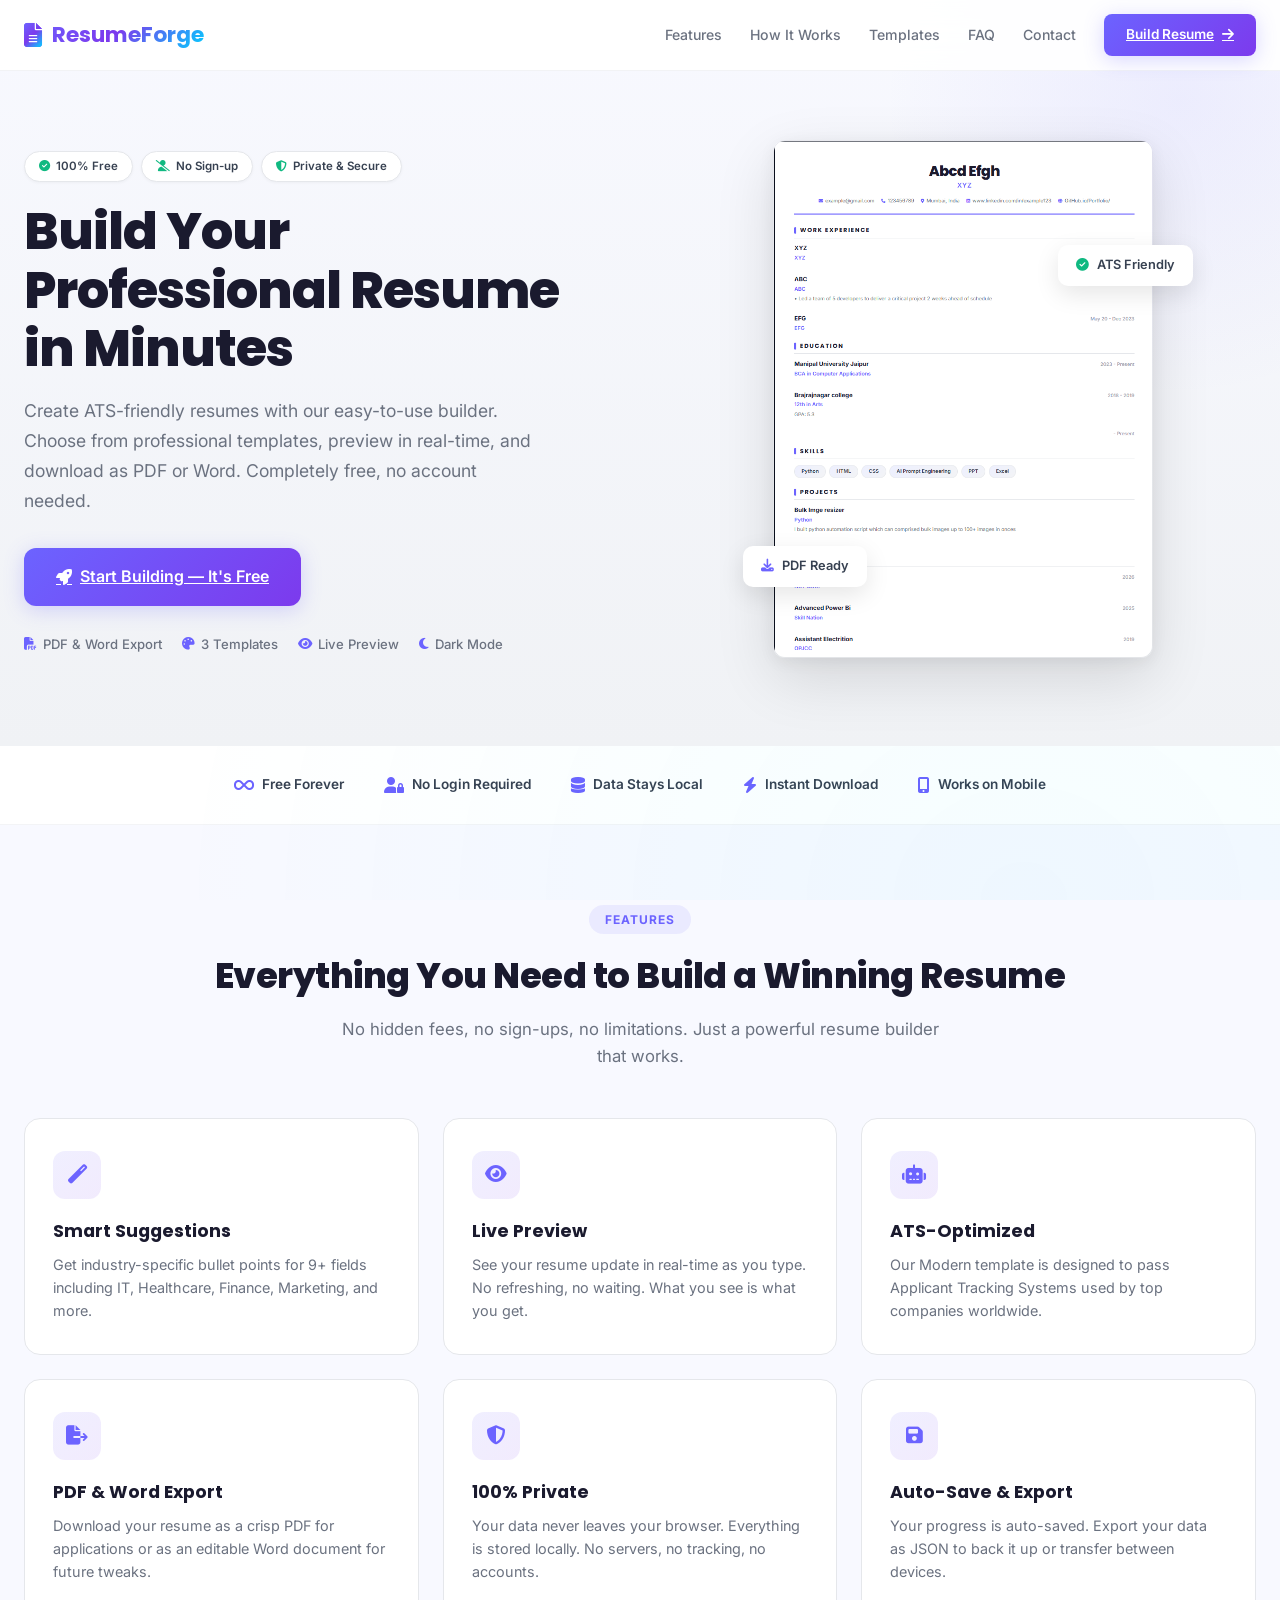
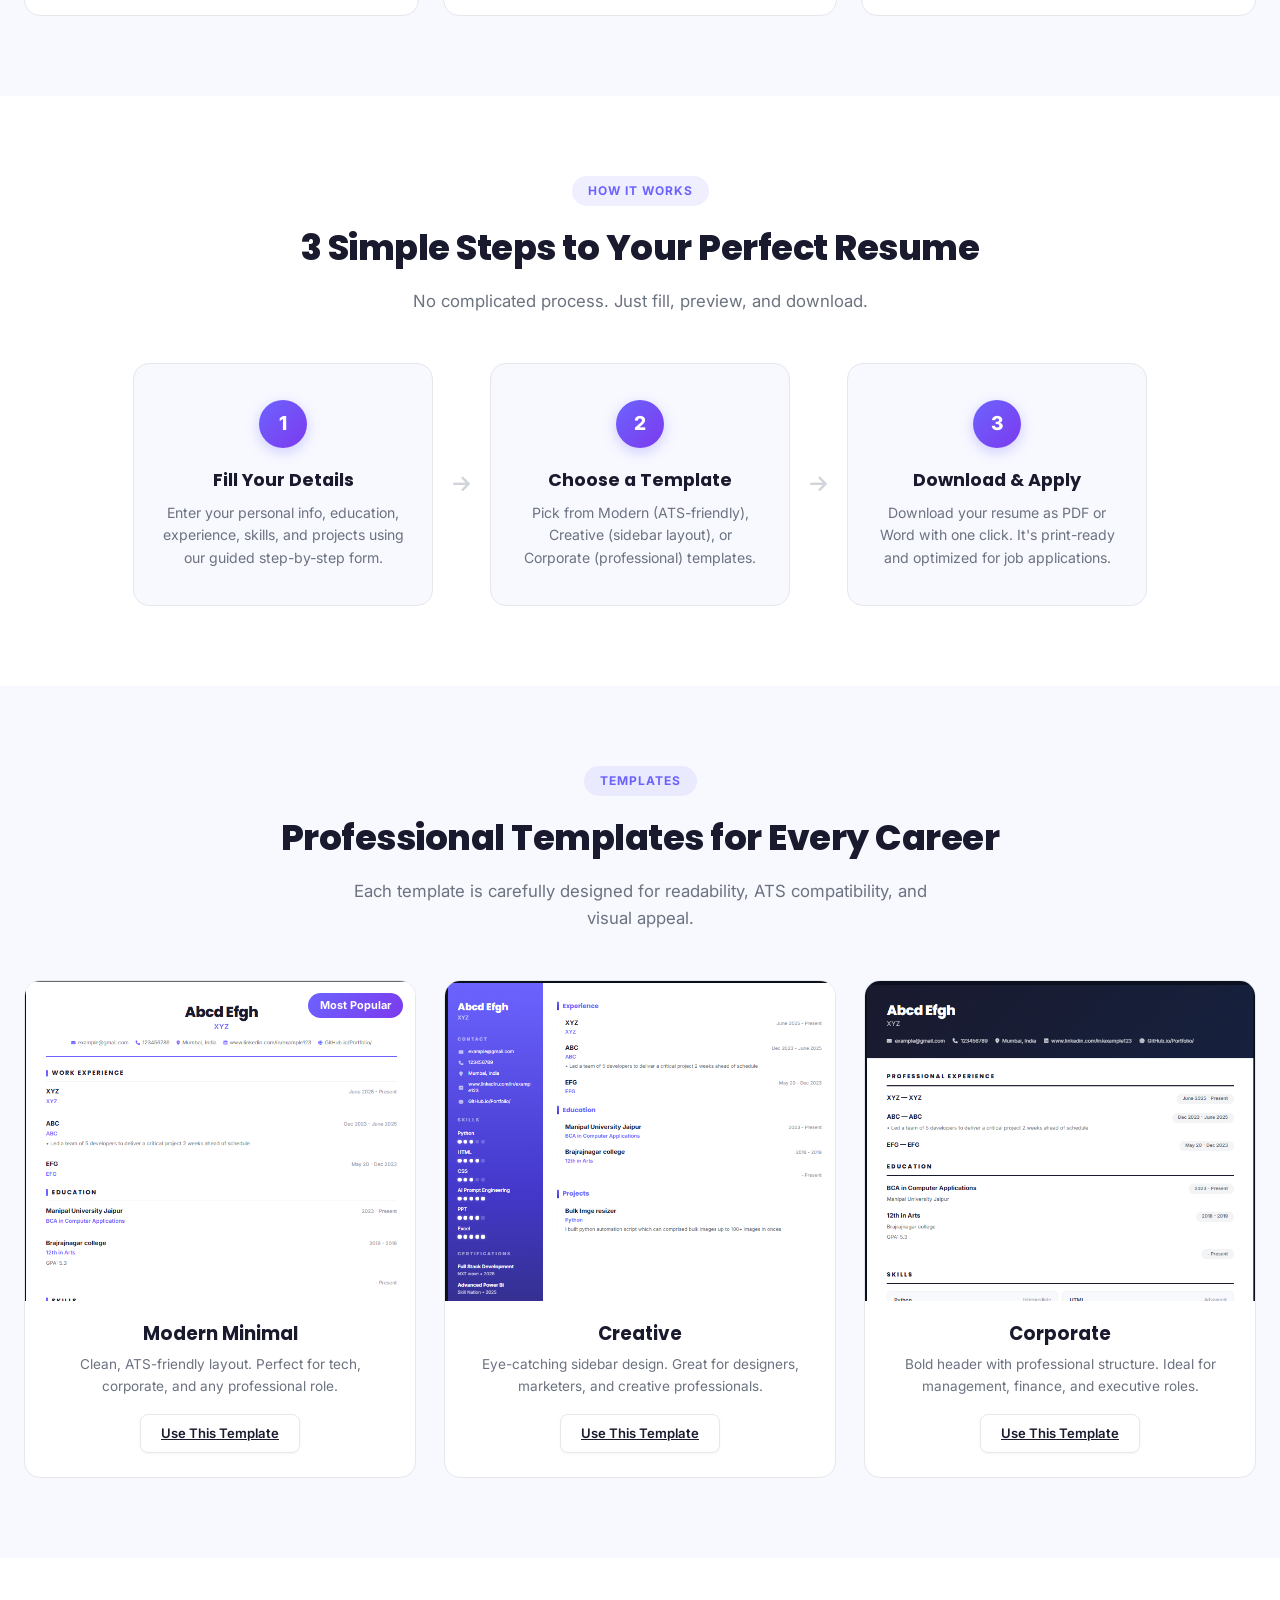
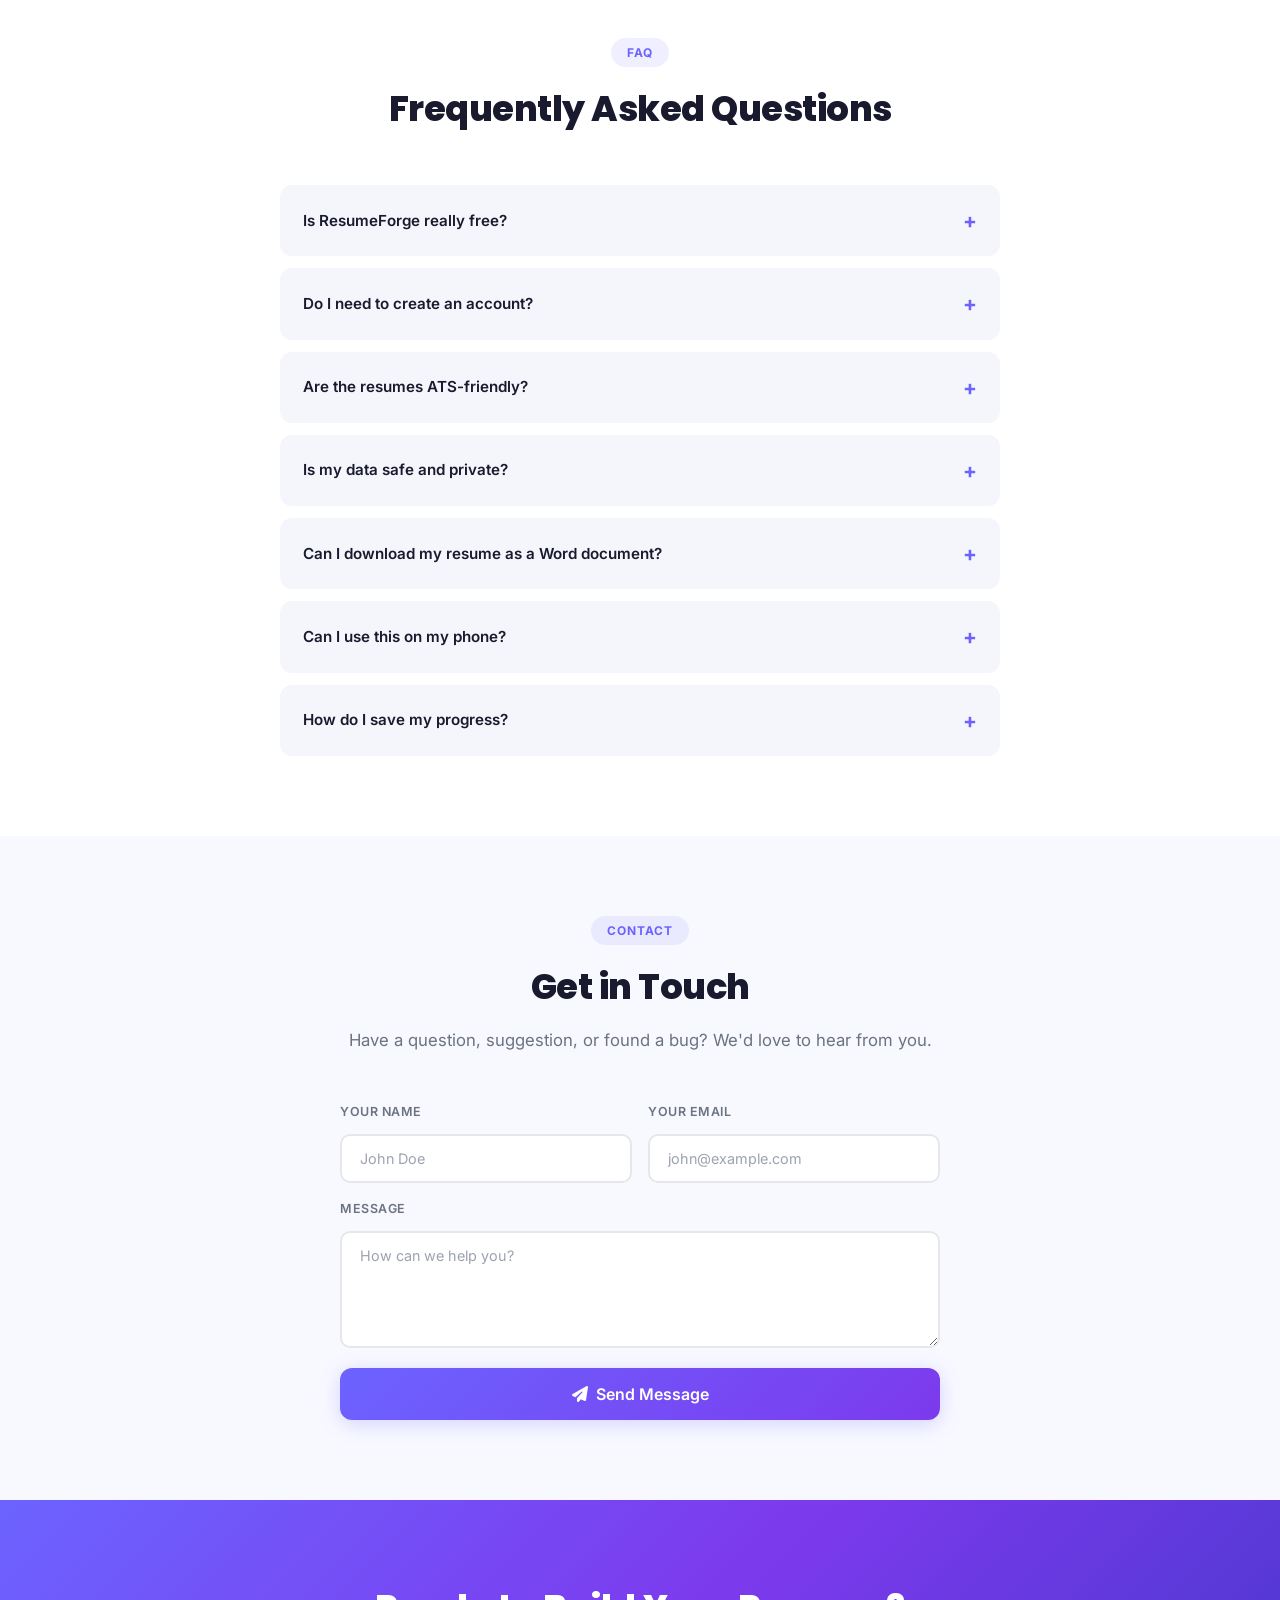
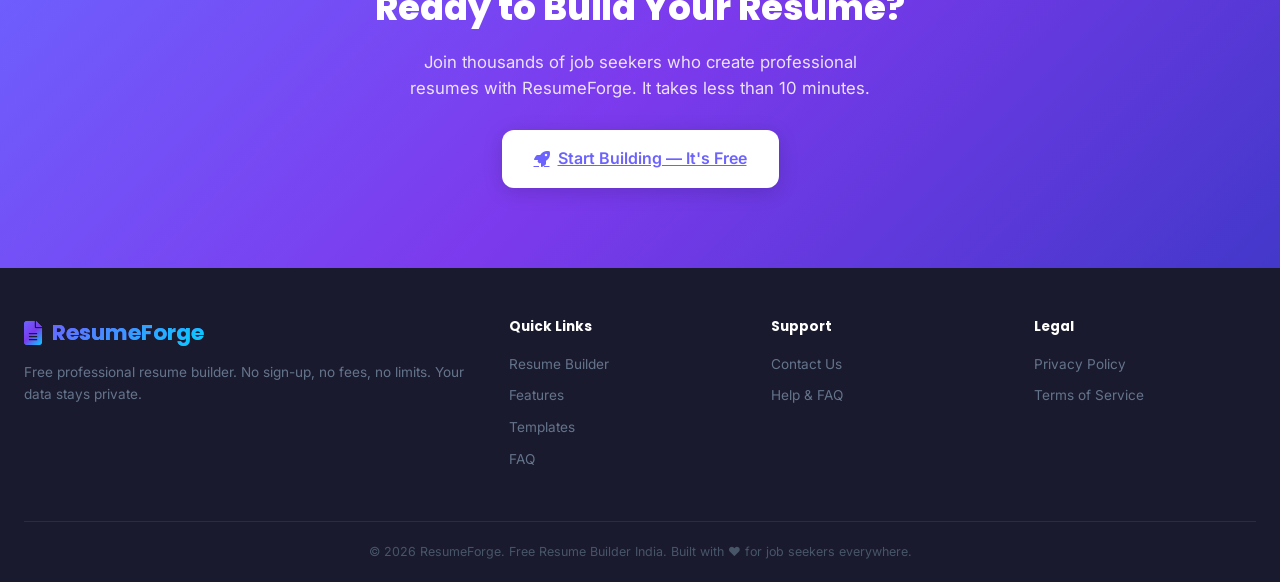
<file: index.html>
<!DOCTYPE html>
<html lang="en">
<head>
  <meta charset="UTF-8">
  <meta name="viewport" content="width=device-width, initial-scale=1.0">
  <title>Free Resume Builder India - Create ATS Friendly Resume Online 2026 | ResumeForge</title>
  <meta name="description" content="Create professional resumes for free with ResumeForge. ATS-friendly templates, live preview, download as PDF or Word. No sign-up required. 100% free forever.">
  <meta name="keywords" content="free resume builder india, ats resume builder, resume pdf download free, online resume maker, professional resume builder, free resume maker, resume builder no login">
  <meta name="robots" content="index, follow">
  <meta name="google-site-verification" content="24_GtiYj8ENVlCZCwlo36jen_YjphlPx0ULed3A-d0U">
  <meta name="author" content="ResumeForge">
  <link rel="canonical" href="https://dream-debugger-dev.github.io/resume-builder/">

  <!-- Favicon -->
  <link rel="icon" type="image/svg+xml" href="data:image/svg+xml,<svg xmlns='http://www.w3.org/2000/svg' viewBox='0 0 100 100'><rect width='100' height='100' rx='20' fill='%236C63FF'/><text x='50' y='68' font-size='55' font-family='Arial' font-weight='bold' fill='white' text-anchor='middle'>R</text></svg>">

  <!-- Open Graph -->
  <meta property="og:title" content="Free Resume Builder - Create ATS Friendly Resume Online | ResumeForge">
  <meta property="og:description" content="Build professional resumes with live preview and one-click PDF download. 100% free. No sign-up.">
  <meta property="og:type" content="website">
  <meta property="og:image" content="https://dream-debugger-dev.github.io/resume-builder/image/Template-1.png">
  <meta property="og:image:width" content="1200">
  <meta property="og:image:height" content="630">
  <meta property="og:url" content="https://dream-debugger-dev.github.io/resume-builder/">
  <meta property="og:site_name" content="ResumeForge">
  <meta name="twitter:card" content="summary_large_image">
  <meta name="twitter:title" content="Free Resume Builder - Create ATS Friendly Resume Online">
  <meta name="twitter:description" content="Build professional resumes with live preview and one-click PDF download. 100% free. No sign-up.">
  <meta name="twitter:image" content="https://dream-debugger-dev.github.io/resume-builder/image/Template-1.png">

  <!-- JSON-LD Structured Data -->
  <script type="application/ld+json">
  {
    "@context": "https://schema.org",
    "@type": "WebApplication",
    "name": "ResumeForge",
    "description": "Free online resume builder with ATS-friendly templates, live preview, and PDF/Word download.",
    "url": "index.html",
    "applicationCategory": "BusinessApplication",
    "operatingSystem": "Any",
    "offers": {
      "@type": "Offer",
      "price": "0",
      "priceCurrency": "INR"
    },
    "featureList": ["ATS-Friendly Templates", "Live Preview", "PDF Download", "Word Download", "Dark Mode", "No Sign-up Required"]
  }
  </script>
  <script type="application/ld+json">
  {
    "@context": "https://schema.org",
    "@type": "FAQPage",
    "mainEntity": [
      {"@type": "Question", "name": "Is ResumeForge really free?", "acceptedAnswer": {"@type": "Answer", "text": "Yes, ResumeForge is 100% free. Create, preview, and download your resume as PDF or Word without any charges or sign-up."}},
      {"@type": "Question", "name": "Are the resumes ATS-friendly?", "acceptedAnswer": {"@type": "Answer", "text": "Yes, our Modern template is specifically designed to pass Applicant Tracking Systems used by most companies."}},
      {"@type": "Question", "name": "Is my data safe?", "acceptedAnswer": {"@type": "Answer", "text": "All your data stays in your browser's local storage. We don't collect or send any information to external servers."}},
      {"@type": "Question", "name": "Do I need to create an account?", "acceptedAnswer": {"@type": "Answer", "text": "No. ResumeForge works without any sign-up or login. Just open the builder and start creating."}},
      {"@type": "Question", "name": "Can I download my resume as Word document?", "acceptedAnswer": {"@type": "Answer", "text": "Yes, you can download your resume as both PDF and Word (.docx) format for easy editing."}}
    ]
  }
  </script>

  <link rel="preconnect" href="https://fonts.googleapis.com">
  <link rel="preconnect" href="https://fonts.gstatic.com" crossorigin>
  <link href="https://fonts.googleapis.com/css2?family=Inter:wght@300;400;500;600;700;800&family=Poppins:wght@400;500;600;700;800&display=swap" rel="stylesheet">
  <link rel="stylesheet" href="https://cdnjs.cloudflare.com/ajax/libs/font-awesome/6.5.1/css/all.min.css">
  <link rel="stylesheet" href="css/style.css">
  <link rel="stylesheet" href="css/landing.css">

  <!-- Google Analytics -->
  <script async src="https://www.googletagmanager.com/gtag/js?id=G-7PTNR1N5GQ"></script>
  <script>
    window.dataLayer = window.dataLayer || [];
    function gtag(){dataLayer.push(arguments);}
    gtag('js', new Date());
    gtag('config', 'G-7PTNR1N5GQ');
  </script>
</head>
<body>

  <!-- Header -->
  <header class="lp-header">
    <div class="container lp-header-inner">
      <a href="./" class="logo" style="text-decoration:none;">
        <i class="fas fa-file-alt"></i>
        <span>ResumeForge</span>
      </a>
      <nav class="lp-nav">
        <a href="#features">Features</a>
        <a href="#how-it-works">How It Works</a>
        <a href="#templates">Templates</a>
        <a href="#faq">FAQ</a>
        <a href="#contact">Contact</a>
        <a href="builder.html" class="btn btn-primary lp-cta-btn">Build Resume <i class="fas fa-arrow-right"></i></a>
      </nav>
      <button class="lp-mobile-menu" id="lp-mobile-menu"><i class="fas fa-bars"></i></button>
    </div>
  </header>

  <!-- Hero Section -->
  <section class="lp-hero">
    <div class="container lp-hero-inner">
      <div class="lp-hero-content">
        <div class="lp-hero-badges">
          <span class="lp-badge"><i class="fas fa-check-circle"></i> 100% Free</span>
          <span class="lp-badge"><i class="fas fa-user-slash"></i> No Sign-up</span>
          <span class="lp-badge"><i class="fas fa-shield-alt"></i> Private & Secure</span>
        </div>
        <h1>Build Your Professional Resume in Minutes</h1>
        <p class="lp-hero-sub">Create ATS-friendly resumes with our easy-to-use builder. Choose from professional templates, preview in real-time, and download as PDF or Word. Completely free, no account needed.</p>
        <div class="lp-hero-actions">
          <a href="builder.html" class="btn btn-primary btn-lg">
            <i class="fas fa-rocket"></i> Start Building — It's Free
          </a>
        </div>
        <div class="lp-hero-features">
          <span><i class="fas fa-file-pdf"></i> PDF & Word Export</span>
          <span><i class="fas fa-palette"></i> 3 Templates</span>
          <span><i class="fas fa-eye"></i> Live Preview</span>
          <span><i class="fas fa-moon"></i> Dark Mode</span>
        </div>
      </div>
      <div class="lp-hero-visual">
        <div class="lp-hero-mockup">
          <img src="image/Template-1.png" alt="Resume preview showing a professional resume built with ResumeForge" class="lp-hero-img" loading="eager">
          <div class="lp-hero-float lp-float-1">
            <i class="fas fa-check-circle"></i> ATS Friendly
          </div>
          <div class="lp-hero-float lp-float-2">
            <i class="fas fa-download"></i> PDF Ready
          </div>
        </div>
      </div>
    </div>
  </section>

  <!-- Feature Badges Strip -->
  <section class="lp-trust-strip">
    <div class="container">
      <div class="lp-trust-items">
        <div class="lp-trust-item"><i class="fas fa-infinity"></i><span>Free Forever</span></div>
        <div class="lp-trust-item"><i class="fas fa-user-lock"></i><span>No Login Required</span></div>
        <div class="lp-trust-item"><i class="fas fa-database"></i><span>Data Stays Local</span></div>
        <div class="lp-trust-item"><i class="fas fa-bolt"></i><span>Instant Download</span></div>
        <div class="lp-trust-item"><i class="fas fa-mobile-alt"></i><span>Works on Mobile</span></div>
      </div>
    </div>
  </section>

  <!-- Features Section -->
  <section class="lp-features" id="features">
    <div class="container">
      <div class="lp-section-header">
        <span class="lp-section-tag">Features</span>
        <h2>Everything You Need to Build a Winning Resume</h2>
        <p>No hidden fees, no sign-ups, no limitations. Just a powerful resume builder that works.</p>
      </div>
      <div class="lp-features-grid">
        <div class="lp-feature-card">
          <div class="lp-feature-icon"><i class="fas fa-magic"></i></div>
          <h3>Smart Suggestions</h3>
          <p>Get industry-specific bullet points for 9+ fields including IT, Healthcare, Finance, Marketing, and more.</p>
        </div>
        <div class="lp-feature-card">
          <div class="lp-feature-icon"><i class="fas fa-eye"></i></div>
          <h3>Live Preview</h3>
          <p>See your resume update in real-time as you type. No refreshing, no waiting. What you see is what you get.</p>
        </div>
        <div class="lp-feature-card">
          <div class="lp-feature-icon"><i class="fas fa-robot"></i></div>
          <h3>ATS-Optimized</h3>
          <p>Our Modern template is designed to pass Applicant Tracking Systems used by top companies worldwide.</p>
        </div>
        <div class="lp-feature-card">
          <div class="lp-feature-icon"><i class="fas fa-file-export"></i></div>
          <h3>PDF & Word Export</h3>
          <p>Download your resume as a crisp PDF for applications or as an editable Word document for future tweaks.</p>
        </div>
        <div class="lp-feature-card">
          <div class="lp-feature-icon"><i class="fas fa-shield-alt"></i></div>
          <h3>100% Private</h3>
          <p>Your data never leaves your browser. Everything is stored locally. No servers, no tracking, no accounts.</p>
        </div>
        <div class="lp-feature-card">
          <div class="lp-feature-icon"><i class="fas fa-save"></i></div>
          <h3>Auto-Save & Export</h3>
          <p>Your progress is auto-saved. Export your data as JSON to back it up or transfer between devices.</p>
        </div>
      </div>
    </div>
  </section>

  <!-- How It Works -->
  <section class="lp-how" id="how-it-works">
    <div class="container">
      <div class="lp-section-header">
        <span class="lp-section-tag">How It Works</span>
        <h2>3 Simple Steps to Your Perfect Resume</h2>
        <p>No complicated process. Just fill, preview, and download.</p>
      </div>
      <div class="lp-steps">
        <div class="lp-step-card">
          <div class="lp-step-num">1</div>
          <h3>Fill Your Details</h3>
          <p>Enter your personal info, education, experience, skills, and projects using our guided step-by-step form.</p>
        </div>
        <div class="lp-step-arrow"><i class="fas fa-arrow-right"></i></div>
        <div class="lp-step-card">
          <div class="lp-step-num">2</div>
          <h3>Choose a Template</h3>
          <p>Pick from Modern (ATS-friendly), Creative (sidebar layout), or Corporate (professional) templates.</p>
        </div>
        <div class="lp-step-arrow"><i class="fas fa-arrow-right"></i></div>
        <div class="lp-step-card">
          <div class="lp-step-num">3</div>
          <h3>Download & Apply</h3>
          <p>Download your resume as PDF or Word with one click. It's print-ready and optimized for job applications.</p>
        </div>
      </div>
    </div>
  </section>

  <!-- Templates Section -->
  <section class="lp-templates" id="templates">
    <div class="container">
      <div class="lp-section-header">
        <span class="lp-section-tag">Templates</span>
        <h2>Professional Templates for Every Career</h2>
        <p>Each template is carefully designed for readability, ATS compatibility, and visual appeal.</p>
      </div>
      <div class="lp-templates-grid">
        <div class="lp-template-card">
          <div class="lp-template-img">
            <img src="image/Template-1.png" alt="Modern Minimal Resume Template - ATS Friendly" loading="lazy">
            <span class="lp-template-badge">Most Popular</span>
          </div>
          <h3>Modern Minimal</h3>
          <p>Clean, ATS-friendly layout. Perfect for tech, corporate, and any professional role.</p>
          <a href="builder.html" class="btn btn-secondary btn-sm">Use This Template</a>
        </div>
        <div class="lp-template-card">
          <div class="lp-template-img">
            <img src="image/Template-2.png" alt="Creative Resume Template with Sidebar" loading="lazy">
          </div>
          <h3>Creative</h3>
          <p>Eye-catching sidebar design. Great for designers, marketers, and creative professionals.</p>
          <a href="builder.html" class="btn btn-secondary btn-sm">Use This Template</a>
        </div>
        <div class="lp-template-card">
          <div class="lp-template-img">
            <img src="image/Template-3.png" alt="Corporate Professional Resume Template" loading="lazy">
          </div>
          <h3>Corporate</h3>
          <p>Bold header with professional structure. Ideal for management, finance, and executive roles.</p>
          <a href="builder.html" class="btn btn-secondary btn-sm">Use This Template</a>
        </div>
      </div>
    </div>
  </section>

  <!-- FAQ Section -->
  <section class="lp-faq" id="faq">
    <div class="container">
      <div class="lp-section-header">
        <span class="lp-section-tag">FAQ</span>
        <h2>Frequently Asked Questions</h2>
      </div>
      <div class="faq-grid">
        <details class="faq-item">
          <summary>Is ResumeForge really free?</summary>
          <p>Yes! ResumeForge is 100% free to use. Create, preview, and download your resume as PDF or Word without any charges. No hidden fees, ever.</p>
        </details>
        <details class="faq-item">
          <summary>Do I need to create an account?</summary>
          <p>No. ResumeForge works without any sign-up or login. Just open the builder and start creating your resume immediately.</p>
        </details>
        <details class="faq-item">
          <summary>Are the resumes ATS-friendly?</summary>
          <p>Yes. Our Modern Minimal template is specifically designed to pass Applicant Tracking Systems (ATS) used by most companies for screening resumes.</p>
        </details>
        <details class="faq-item">
          <summary>Is my data safe and private?</summary>
          <p>Absolutely. All your data stays in your browser's local storage. We don't collect, store, or send any information to external servers.</p>
        </details>
        <details class="faq-item">
          <summary>Can I download my resume as a Word document?</summary>
          <p>Yes! You can download your resume as both PDF (print-ready) and Word (.docx) format so you can easily edit it later.</p>
        </details>
        <details class="faq-item">
          <summary>Can I use this on my phone?</summary>
          <p>Yes, ResumeForge is fully responsive and works on mobile phones, tablets, and desktops.</p>
        </details>
        <details class="faq-item">
          <summary>How do I save my progress?</summary>
          <p>Your resume is auto-saved in your browser. You can also export your data as a JSON file to back it up or transfer it to another device.</p>
        </details>
      </div>
    </div>
  </section>

  <!-- Contact Section -->
  <section class="lp-contact" id="contact">
    <div class="container">
      <div class="lp-section-header">
        <span class="lp-section-tag">Contact</span>
        <h2>Get in Touch</h2>
        <p>Have a question, suggestion, or found a bug? We'd love to hear from you.</p>
      </div>
      <form class="lp-contact-form" action="https://formspree.io/f/xlgaeyeo" method="POST">
        <div class="lp-contact-grid">
          <div class="form-group">
            <label for="contact-name">Your Name</label>
            <input type="text" id="contact-name" name="name" placeholder="John Doe" required>
          </div>
          <div class="form-group">
            <label for="contact-email">Your Email</label>
            <input type="email" id="contact-email" name="email" placeholder="john@example.com" required>
          </div>
          <div class="form-group full-width">
            <label for="contact-message">Message</label>
            <textarea id="contact-message" name="message" rows="5" placeholder="How can we help you?" required></textarea>
          </div>
        </div>
        <button type="submit" class="btn btn-primary btn-lg">
          <i class="fas fa-paper-plane"></i> Send Message
        </button>
      </form>
    </div>
  </section>

  <!-- CTA Section -->
  <section class="lp-cta-section">
    <div class="container">
      <h2>Ready to Build Your Resume?</h2>
      <p>Join thousands of job seekers who create professional resumes with ResumeForge. It takes less than 10 minutes.</p>
      <a href="builder.html" class="btn btn-primary btn-lg">
        <i class="fas fa-rocket"></i> Start Building — It's Free
      </a>
    </div>
  </section>

  <!-- Footer -->
  <footer class="lp-footer">
    <div class="container">
      <div class="lp-footer-grid">
        <div class="lp-footer-brand">
          <div class="logo"><i class="fas fa-file-alt"></i><span>ResumeForge</span></div>
          <p>Free professional resume builder. No sign-up, no fees, no limits. Your data stays private.</p>
        </div>
        <div class="lp-footer-links">
          <h4>Quick Links</h4>
          <a href="builder.html">Resume Builder</a>
          <a href="#features">Features</a>
          <a href="#templates">Templates</a>
          <a href="#faq">FAQ</a>
        </div>
        <div class="lp-footer-links">
          <h4>Support</h4>
          <a href="#contact">Contact Us</a>
          <a href="#faq">Help & FAQ</a>
        </div>
        <div class="lp-footer-links">
          <h4>Legal</h4>
          <a href="#">Privacy Policy</a>
          <a href="#">Terms of Service</a>
        </div>
      </div>
      <div class="lp-footer-bottom">
        <p>&copy; 2026 ResumeForge. Free Resume Builder India. Built with ❤️ for job seekers everywhere.</p>
      </div>
    </div>
  </footer>

  <!-- Mobile Nav Overlay -->
  <div class="lp-mobile-nav" id="lp-mobile-nav">
    <button class="lp-mobile-close" id="lp-mobile-close"><i class="fas fa-times"></i></button>
    <a href="#features" class="lp-mobile-link">Features</a>
    <a href="#how-it-works" class="lp-mobile-link">How It Works</a>
    <a href="#templates" class="lp-mobile-link">Templates</a>
    <a href="#faq" class="lp-mobile-link">FAQ</a>
    <a href="#contact" class="lp-mobile-link">Contact</a>
    <a href="builder.html" class="btn btn-primary" style="width:100%;justify-content:center;margin-top:16px;">Build Resume</a>
  </div>

  <script>
    // Mobile menu toggle
    document.getElementById('lp-mobile-menu').addEventListener('click', () => {
      document.getElementById('lp-mobile-nav').classList.add('open');
    });
    document.getElementById('lp-mobile-close').addEventListener('click', () => {
      document.getElementById('lp-mobile-nav').classList.remove('open');
    });
    document.querySelectorAll('.lp-mobile-link').forEach(link => {
      link.addEventListener('click', () => {
        document.getElementById('lp-mobile-nav').classList.remove('open');
      });
    });
  </script>
</body>
</html>
</file>
<file: css/style.css>
/* ===== CSS Variables & Reset ===== */
:root {
  --primary: #6C63FF;
  --primary-dark: #5A52D5;
  --primary-light: #8B85FF;
  --primary-glow: rgba(108,99,255,0.15);
  --accent: #00D2FF;
  --accent2: #7C3AED;
  --gradient: linear-gradient(135deg, #6C63FF 0%, #7C3AED 50%, #00D2FF 100%);
  --gradient-btn: linear-gradient(135deg, #6C63FF, #7C3AED);
  --gradient-btn-hover: linear-gradient(135deg, #5A52D5, #6D28D9);
  --bg: #F4F6FB;
  --bg-card: #FFFFFF;
  --bg-glass: rgba(255,255,255,0.65);
  --bg-glass-strong: rgba(255,255,255,0.85);
  --text: #1A1A2E;
  --text-secondary: #6B7280;
  --text-light: #9CA3AF;
  --border: rgba(229,231,235,0.8);
  --border-strong: #E5E7EB;
  --shadow-xs: 0 1px 3px rgba(0,0,0,0.04);
  --shadow: 0 4px 24px rgba(0,0,0,0.06);
  --shadow-md: 0 8px 32px rgba(0,0,0,0.08);
  --shadow-lg: 0 12px 48px rgba(0,0,0,0.12);
  --shadow-glow: 0 4px 20px rgba(108,99,255,0.25);
  --radius: 16px;
  --radius-sm: 12px;
  --radius-xs: 8px;
  --radius-full: 9999px;
  --transition: 0.3s cubic-bezier(0.4, 0, 0.2, 1);
  --transition-fast: 0.15s cubic-bezier(0.4, 0, 0.2, 1);
  --transition-spring: 0.4s cubic-bezier(0.34, 1.56, 0.64, 1);
  --font: 'Inter', -apple-system, BlinkMacSystemFont, sans-serif;
  --font-heading: 'Poppins', sans-serif;
  --success: #10B981;
  --success-light: rgba(16,185,129,0.1);
  --warning: #F59E0B;
  --warning-light: rgba(245,158,11,0.1);
  --danger: #EF4444;
  --danger-light: rgba(239,68,68,0.1);
  --header-h: 64px;
  --strength-h: 56px;
}

[data-theme="dark"] {
  --bg: #0B1120;
  --bg-card: #151D30;
  --bg-glass: rgba(21,29,48,0.75);
  --bg-glass-strong: rgba(21,29,48,0.92);
  --text: #F1F5F9;
  --text-secondary: #94A3B8;
  --text-light: #64748B;
  --border: rgba(51,65,85,0.6);
  --border-strong: #334155;
  --shadow: 0 4px 24px rgba(0,0,0,0.3);
  --shadow-md: 0 8px 32px rgba(0,0,0,0.35);
  --shadow-lg: 0 12px 48px rgba(0,0,0,0.45);
  --primary-glow: rgba(108,99,255,0.2);
}

*, *::before, *::after {
  margin: 0; padding: 0; box-sizing: border-box;
}

html {
  scroll-behavior: smooth;
  font-size: 16px;
}

body {
  font-family: var(--font);
  background: var(--bg);
  color: var(--text);
  line-height: 1.6;
  min-height: 100vh;
  overflow-x: hidden;
}

/* Subtle background pattern */
body::before {
  content: '';
  position: fixed;
  inset: 0;
  background:
    radial-gradient(ellipse at 20% 0%, rgba(108,99,255,0.06) 0%, transparent 60%),
    radial-gradient(ellipse at 80% 100%, rgba(0,210,255,0.04) 0%, transparent 60%);
  pointer-events: none;
  z-index: 0;
}

.container {
  max-width: 1440px;
  margin: 0 auto;
  padding: 0 24px;
}

/* ===== Header ===== */
.header {
  background: var(--bg-glass-strong);
  backdrop-filter: blur(24px) saturate(180%);
  -webkit-backdrop-filter: blur(24px) saturate(180%);
  border-bottom: 1px solid var(--border);
  position: sticky;
  top: 0;
  z-index: 100;
  height: var(--header-h);
  display: flex;
  align-items: center;
}

.header-inner {
  display: flex;
  align-items: center;
  justify-content: space-between;
  width: 100%;
}

.logo {
  display: flex;
  align-items: center;
  gap: 10px;
  font-family: var(--font-heading);
  font-size: 1.35rem;
  font-weight: 700;
  background: var(--gradient);
  -webkit-background-clip: text;
  -webkit-text-fill-color: transparent;
  background-clip: text;
}

.logo i {
  font-size: 1.5rem;
  background: var(--gradient);
  -webkit-background-clip: text;
  -webkit-text-fill-color: transparent;
  background-clip: text;
}

.nav-actions {
  display: flex;
  align-items: center;
  gap: 6px;
}

/* ===== Buttons ===== */
.btn {
  display: inline-flex;
  align-items: center;
  justify-content: center;
  gap: 8px;
  padding: 10px 20px;
  border: none;
  border-radius: var(--radius-xs);
  font-family: var(--font);
  font-size: 0.85rem;
  font-weight: 600;
  cursor: pointer;
  transition: all var(--transition);
  white-space: nowrap;
  position: relative;
  overflow: hidden;
}

.btn::after {
  content: '';
  position: absolute;
  inset: 0;
  background: linear-gradient(135deg, rgba(255,255,255,0.15), transparent);
  opacity: 0;
  transition: opacity var(--transition-fast);
}

.btn:hover::after {
  opacity: 1;
}

.btn:active {
  transform: scale(0.97);
}

.btn-primary {
  background: var(--gradient-btn);
  color: white;
  box-shadow: var(--shadow-glow);
}

.btn-primary:hover {
  background: var(--gradient-btn-hover);
  transform: translateY(-2px);
  box-shadow: 0 8px 28px rgba(108,99,255,0.4);
}

.btn-primary:active {
  transform: translateY(0) scale(0.98);
}

.btn-secondary {
  background: var(--bg-card);
  color: var(--text);
  border: 1.5px solid var(--border-strong);
  box-shadow: var(--shadow-xs);
}

.btn-secondary:hover {
  border-color: var(--primary);
  color: var(--primary);
  box-shadow: 0 0 0 3px var(--primary-glow);
}

.btn-ghost {
  background: transparent;
  color: var(--text-secondary);
  padding: 10px 12px;
  border-radius: var(--radius-xs);
}

.btn-ghost:hover {
  background: var(--primary-glow);
  color: var(--primary);
}

.btn-add {
  background: var(--primary-glow);
  color: var(--primary);
  border: 2px dashed rgba(108,99,255,0.3);
  width: 100%;
  padding: 16px;
  border-radius: var(--radius-sm);
  font-weight: 600;
  transition: all var(--transition);
}

.btn-add:hover {
  border-color: var(--primary);
  background: rgba(108,99,255,0.1);
  transform: translateY(-1px);
  box-shadow: var(--shadow);
}

.btn-danger {
  background: transparent;
  color: var(--danger);
  padding: 8px 10px;
  font-size: 0.8rem;
  border-radius: var(--radius-xs);
}

.btn-danger:hover {
  background: var(--danger-light);
}

.btn-suggest {
  background: linear-gradient(135deg, #F59E0B, #F97316);
  color: white;
  padding: 7px 14px;
  font-size: 0.75rem;
  border-radius: var(--radius-full);
  box-shadow: 0 2px 10px rgba(245,158,11,0.3);
  margin-top: 6px;
}

.btn-suggest:hover {
  transform: translateY(-1px);
  box-shadow: 0 4px 16px rgba(245,158,11,0.4);
}

/* ===== Strength Bar ===== */
.strength-bar-container {
  background: var(--bg-glass-strong);
  backdrop-filter: blur(16px);
  -webkit-backdrop-filter: blur(16px);
  border-bottom: 1px solid var(--border);
  height: var(--strength-h);
  display: flex;
  align-items: center;
  position: sticky;
  top: var(--header-h);
  z-index: 99;
}

.strength-bar-inner {
  display: flex;
  align-items: center;
  gap: 16px;
  flex-wrap: nowrap;
}

.strength-info {
  display: flex;
  align-items: center;
  gap: 10px;
  min-width: 170px;
}

.strength-label {
  font-size: 0.78rem;
  font-weight: 600;
  color: var(--text-secondary);
  letter-spacing: 0.3px;
}

.strength-score {
  font-size: 0.95rem;
  font-weight: 800;
  background: var(--gradient);
  -webkit-background-clip: text;
  -webkit-text-fill-color: transparent;
  background-clip: text;
}

.strength-track {
  flex: 1;
  height: 8px;
  background: var(--bg);
  border-radius: var(--radius-full);
  overflow: hidden;
  min-width: 180px;
  box-shadow: inset 0 1px 3px rgba(0,0,0,0.06);
}

.strength-fill {
  height: 100%;
  background: var(--gradient);
  border-radius: var(--radius-full);
  transition: width 0.8s cubic-bezier(0.34, 1.56, 0.64, 1);
  position: relative;
}

.strength-fill::after {
  content: '';
  position: absolute;
  inset: 0;
  background: linear-gradient(90deg, transparent, rgba(255,255,255,0.3), transparent);
  animation: shimmer 2s infinite;
}

@keyframes shimmer {
  0% { transform: translateX(-100%); }
  100% { transform: translateX(100%); }
}

.strength-tip {
  font-size: 0.75rem;
  color: var(--text-light);
  font-style: italic;
  min-width: 200px;
  text-align: right;
  display: flex;
  align-items: center;
  gap: 6px;
}

.strength-tip::before {
  content: '\f0eb';
  font-family: 'Font Awesome 6 Free';
  font-weight: 400;
  color: var(--warning);
  font-style: normal;
}

/* ===== Main Layout — 45/55 split ===== */
.main-layout {
  display: grid;
  grid-template-columns: 45fr 55fr;
  gap: 0;
  min-height: calc(100vh - var(--header-h) - var(--strength-h));
  position: relative;
  z-index: 1;
}

/* ===== Form Panel ===== */
.form-panel {
  padding: 28px 28px 20px;
  overflow-y: auto;
  height: calc(100vh - var(--header-h) - var(--strength-h));
  position: sticky;
  top: calc(var(--header-h) + var(--strength-h));
  scrollbar-width: thin;
  scrollbar-color: var(--border) transparent;
}

/* ===== Step Progress ===== */
.step-progress {
  margin: -28px -28px 24px;
  background: var(--bg-card);
  border-radius: 0;
  padding: 20px 28px;
  box-shadow: var(--shadow);
  border-bottom: 1px solid var(--border);
  position: sticky;
  top: 0;
  z-index: 40;
}

.step-track {
  display: flex;
  justify-content: space-between;
  position: relative;
}

.step-track::before {
  content: '';
  position: absolute;
  top: 20px;
  left: 30px;
  right: 30px;
  height: 3px;
  background: var(--border-strong);
  z-index: 0;
  border-radius: 2px;
}

.step-track::after {
  content: '';
  position: absolute;
  top: 20px;
  left: 30px;
  height: 3px;
  background: var(--gradient);
  z-index: 0;
  border-radius: 2px;
  transition: width 0.6s cubic-bezier(0.34, 1.56, 0.64, 1);
  width: var(--progress-width, 0%);
}

.step {
  display: flex;
  flex-direction: column;
  align-items: center;
  gap: 8px;
  cursor: pointer;
  z-index: 1;
  transition: all var(--transition);
}

.step:hover .step-num {
  transform: scale(1.1);
}

.step-num {
  width: 40px;
  height: 40px;
  border-radius: 50%;
  background: var(--bg-card);
  border: 3px solid var(--border-strong);
  display: flex;
  align-items: center;
  justify-content: center;
  font-size: 0.8rem;
  font-weight: 700;
  color: var(--text-light);
  transition: all var(--transition-spring);
  box-shadow: var(--shadow-xs);
}

.step.active .step-num {
  background: var(--gradient-btn);
  border-color: transparent;
  color: white;
  box-shadow: var(--shadow-glow);
  transform: scale(1.1);
}

.step.completed .step-num {
  background: var(--success);
  border-color: var(--success);
  color: white;
  box-shadow: 0 4px 12px rgba(16,185,129,0.3);
}

.step.completed .step-num::after {
  content: '\f00c';
  font-family: 'Font Awesome 6 Free';
  font-weight: 900;
  font-size: 0.7rem;
}

.step.completed .step-num span {
  display: none;
}

.step-label {
  font-size: 0.68rem;
  font-weight: 600;
  color: var(--text-light);
  text-transform: uppercase;
  letter-spacing: 0.8px;
  transition: all var(--transition);
}

.step.active .step-label {
  color: var(--primary);
  font-weight: 700;
}

.step.completed .step-label {
  color: var(--success);
}

/* ===== Form Steps ===== */
.form-step {
  display: none;
  animation: stepFadeIn 0.5s cubic-bezier(0.4, 0, 0.2, 1);
}

.form-step.active {
  display: block;
}

@keyframes stepFadeIn {
  from { opacity: 0; transform: translateX(20px); }
  to { opacity: 1; transform: translateX(0); }
}

.form-title {
  font-family: var(--font-heading);
  font-size: 1.35rem;
  font-weight: 700;
  margin-bottom: 24px;
  display: flex;
  align-items: center;
  gap: 12px;
  color: var(--text);
}

.form-title i {
  width: 40px;
  height: 40px;
  display: flex;
  align-items: center;
  justify-content: center;
  background: var(--primary-glow);
  color: var(--primary);
  border-radius: var(--radius-xs);
  font-size: 1rem;
}

.form-grid {
  display: grid;
  grid-template-columns: 1fr 1fr;
  gap: 18px;
}

.form-group {
  display: flex;
  flex-direction: column;
  gap: 6px;
}

.form-group.full-width {
  grid-column: 1 / -1;
}

.form-group label {
  font-size: 0.75rem;
  font-weight: 600;
  color: var(--text-secondary);
  text-transform: uppercase;
  letter-spacing: 0.6px;
}

.form-group input,
.form-group textarea,
.form-group select {
  padding: 12px 16px;
  border: 2px solid var(--border-strong);
  border-radius: var(--radius-xs);
  font-family: var(--font);
  font-size: 0.9rem;
  color: var(--text);
  background: var(--bg-card);
  transition: all var(--transition);
  outline: none;
}

.form-group input:hover,
.form-group textarea:hover {
  border-color: var(--primary-light);
}

.form-group input:focus,
.form-group textarea:focus,
.form-group select:focus {
  border-color: var(--primary);
  box-shadow: 0 0 0 4px var(--primary-glow);
  transform: translateY(-1px);
}

.form-group input::placeholder,
.form-group textarea::placeholder {
  color: var(--text-light);
}

.form-group textarea {
  resize: vertical;
  min-height: 90px;
}

/* ===== Entry Cards ===== */
.entry-card {
  background: var(--bg-card);
  border: 1px solid var(--border);
  border-radius: var(--radius);
  padding: 22px;
  margin-bottom: 16px;
  position: relative;
  transition: all var(--transition);
  animation: cardSlideIn 0.4s cubic-bezier(0.34, 1.56, 0.64, 1);
  box-shadow: var(--shadow-xs);
}

@keyframes cardSlideIn {
  from { opacity: 0; transform: translateY(-12px) scale(0.98); }
  to { opacity: 1; transform: translateY(0) scale(1); }
}

.entry-card:hover {
  box-shadow: var(--shadow-md);
  border-color: rgba(108,99,255,0.2);
}

.entry-header {
  display: flex;
  justify-content: space-between;
  align-items: center;
  margin-bottom: 18px;
  padding-bottom: 12px;
  border-bottom: 1px solid var(--border);
}

.entry-header h4 {
  font-size: 0.88rem;
  font-weight: 700;
  color: var(--primary);
  display: flex;
  align-items: center;
  gap: 6px;
}

.entry-header h4::before {
  content: '';
  width: 4px;
  height: 16px;
  background: var(--gradient-btn);
  border-radius: 2px;
}

.entry-actions {
  display: flex;
  gap: 4px;
}

/* ===== Form Navigation — Sticky to form bottom ===== */
.form-nav {
  display: flex;
  justify-content: space-between;
  gap: 12px;
  padding: 20px 28px;
  background: var(--bg-glass-strong);
  backdrop-filter: blur(20px);
  -webkit-backdrop-filter: blur(20px);
  border-top: 1px solid var(--border);
  position: sticky;
  bottom: 0;
  z-index: 50;
  margin: 24px -28px 0;
  width: calc(100% + 56px);
}

.form-nav .btn {
  flex: 1;
  justify-content: center;
  padding: 14px 24px;
  font-size: 0.9rem;
  border-radius: var(--radius-sm);
}

/* ===== Preview Panel ===== */
.preview-panel {
  background: linear-gradient(180deg, #E8EAF0 0%, #DDE0E8 100%);
  border-left: 1px solid var(--border);
  display: flex;
  flex-direction: column;
  position: sticky;
  top: calc(var(--header-h) + var(--strength-h));
  height: calc(100vh - var(--header-h) - var(--strength-h));
  overflow: hidden;
}

[data-theme="dark"] .preview-panel {
  background: linear-gradient(180deg, #0F172A 0%, #131B2E 100%);
}

.preview-header {
  padding: 14px 20px;
  background: var(--bg-glass-strong);
  backdrop-filter: blur(16px);
  border-bottom: 1px solid var(--border);
  display: flex;
  justify-content: space-between;
  align-items: center;
  flex-shrink: 0;
}

.preview-header h3 {
  font-family: var(--font-heading);
  font-size: 0.95rem;
  font-weight: 600;
  display: flex;
  align-items: center;
  gap: 8px;
}

.preview-header h3::before {
  content: '';
  width: 8px;
  height: 8px;
  background: var(--success);
  border-radius: 50%;
  box-shadow: 0 0 8px rgba(16,185,129,0.5);
  animation: livePulse 2s infinite;
}

@keyframes livePulse {
  0%, 100% { opacity: 1; transform: scale(1); }
  50% { opacity: 0.6; transform: scale(0.8); }
}

.template-switcher {
  display: flex;
  gap: 6px;
}

.template-btn {
  width: 38px;
  height: 38px;
  border: 2px solid var(--border-strong);
  border-radius: var(--radius-xs);
  background: var(--bg-card);
  color: var(--text-secondary);
  cursor: pointer;
  display: flex;
  align-items: center;
  justify-content: center;
  transition: all var(--transition);
  font-size: 0.85rem;
}

.template-btn:hover {
  border-color: var(--primary);
  color: var(--primary);
  transform: translateY(-2px);
  box-shadow: var(--shadow);
}

.template-btn.active {
  background: var(--gradient-btn);
  border-color: transparent;
  color: white;
  box-shadow: var(--shadow-glow);
}

.template-btn.locked {
  opacity: 0.45;
  cursor: not-allowed;
}

.template-btn.locked:hover {
  transform: none;
  box-shadow: none;
}

/* ===== Preview Scroll & Resume Page ===== */
.preview-scroll {
  flex: 1;
  overflow-y: auto;
  overflow-x: hidden;
  padding: 28px;
  display: flex;
  justify-content: center;
  align-items: flex-start;
  scrollbar-width: thin;
  scrollbar-color: rgba(0,0,0,0.15) transparent;
}

.resume-page {
  width: 595px; /* A4 at 72dpi */
  min-height: 842px;
  background: white;
  box-shadow:
    0 2px 8px rgba(0,0,0,0.06),
    0 8px 32px rgba(0,0,0,0.1),
    0 20px 60px rgba(0,0,0,0.08);
  border-radius: 4px;
  overflow: visible;
  color: #1a1a1a;
  flex-shrink: 0;
  transition: box-shadow var(--transition);
}

.resume-page:hover {
  box-shadow:
    0 2px 8px rgba(0,0,0,0.08),
    0 12px 40px rgba(0,0,0,0.12),
    0 24px 70px rgba(0,0,0,0.1);
}

/* ===== Mobile Preview Toggle ===== */
.btn-preview-toggle {
  display: none;
  position: fixed;
  bottom: 24px;
  right: 24px;
  z-index: 90;
  background: var(--gradient-btn);
  color: white;
  border-radius: var(--radius-full);
  padding: 16px 28px;
  box-shadow: var(--shadow-glow), 0 8px 24px rgba(108,99,255,0.3);
  font-size: 0.9rem;
  font-weight: 700;
}

.btn-preview-toggle:hover {
  transform: translateY(-3px) scale(1.02);
}

/* ===== Ad Placeholders ===== */
.ad-placeholder {
  background: var(--bg-card);
  border: 2px dashed var(--border);
  border-radius: var(--radius-sm);
  display: flex;
  align-items: center;
  justify-content: center;
  color: var(--text-light);
  font-size: 0.7rem;
  text-transform: uppercase;
  letter-spacing: 1.5px;
  font-weight: 500;
}

.ad-top {
  height: 90px;
  margin: 0 auto;
  max-width: 728px;
}

.ad-sidebar {
  display: none;
}

/* ===== Modal ===== */
.modal-overlay {
  position: fixed;
  inset: 0;
  background: rgba(0,0,0,0.5);
  backdrop-filter: blur(8px);
  -webkit-backdrop-filter: blur(8px);
  display: none;
  align-items: center;
  justify-content: center;
  z-index: 200;
}

.modal-overlay.active {
  display: flex;
  animation: overlayIn 0.25s ease;
}

@keyframes overlayIn {
  from { opacity: 0; }
  to { opacity: 1; }
}

.modal {
  background: var(--bg-card);
  border-radius: var(--radius);
  width: 90%;
  max-width: 520px;
  max-height: 70vh;
  overflow: hidden;
  box-shadow: var(--shadow-lg);
  animation: modalIn 0.35s cubic-bezier(0.34, 1.56, 0.64, 1);
  border: 1px solid var(--border);
}

@keyframes modalIn {
  from { opacity: 0; transform: scale(0.9) translateY(20px); }
  to { opacity: 1; transform: scale(1) translateY(0); }
}

.modal-header {
  padding: 20px 24px;
  border-bottom: 1px solid var(--border);
  display: flex;
  justify-content: space-between;
  align-items: center;
}

.modal-header h3 {
  font-family: var(--font-heading);
  font-size: 1.1rem;
  font-weight: 600;
  display: flex;
  align-items: center;
  gap: 10px;
}

.modal-header h3 i {
  color: var(--warning);
  font-size: 1.2rem;
}

.modal-close {
  background: var(--bg);
  border: none;
  color: var(--text-secondary);
  cursor: pointer;
  font-size: 0.9rem;
  padding: 8px;
  border-radius: var(--radius-xs);
  transition: all var(--transition);
  width: 34px;
  height: 34px;
  display: flex;
  align-items: center;
  justify-content: center;
}

.modal-close:hover {
  background: var(--danger-light);
  color: var(--danger);
}

.modal-body {
  padding: 20px 24px;
  overflow-y: auto;
  max-height: 50vh;
}

.suggestion-item {
  padding: 14px 18px;
  border: 1.5px solid var(--border);
  border-radius: var(--radius-sm);
  margin-bottom: 10px;
  cursor: pointer;
  transition: all var(--transition);
  font-size: 0.84rem;
  line-height: 1.6;
  position: relative;
}

.suggestion-item:hover {
  border-color: var(--primary);
  background: var(--primary-glow);
  transform: translateX(4px);
  box-shadow: var(--shadow);
}

.suggestion-item::before {
  content: '\f067';
  font-family: 'Font Awesome 6 Free';
  font-weight: 900;
  position: absolute;
  right: 14px;
  top: 50%;
  transform: translateY(-50%);
  color: var(--primary);
  opacity: 0;
  transition: opacity var(--transition);
  font-size: 0.7rem;
}

.suggestion-item:hover::before {
  opacity: 1;
}

/* ===== FAQ Section ===== */
.faq-section {
  padding: 72px 0;
  background: var(--bg-card);
  border-top: 1px solid var(--border);
  position: relative;
}

.faq-section h2 {
  font-family: var(--font-heading);
  font-size: 2rem;
  font-weight: 700;
  text-align: center;
  margin-bottom: 40px;
  background: var(--gradient);
  -webkit-background-clip: text;
  -webkit-text-fill-color: transparent;
  background-clip: text;
}

.faq-grid {
  max-width: 720px;
  margin: 0 auto;
  display: flex;
  flex-direction: column;
  gap: 12px;
}

.faq-item {
  background: var(--bg);
  border-radius: var(--radius-sm);
  overflow: hidden;
  transition: all var(--transition);
  border: 1px solid transparent;
}

.faq-item:hover {
  border-color: var(--border-strong);
}

.faq-item[open] {
  border-color: rgba(108,99,255,0.2);
  box-shadow: var(--shadow);
}

.faq-item summary {
  padding: 18px 22px;
  font-weight: 600;
  cursor: pointer;
  list-style: none;
  display: flex;
  justify-content: space-between;
  align-items: center;
  font-size: 0.95rem;
  transition: color var(--transition);
}

.faq-item summary:hover {
  color: var(--primary);
}

.faq-item summary::after {
  content: '+';
  font-size: 1.3rem;
  color: var(--primary);
  font-weight: 700;
  transition: transform var(--transition);
}

.faq-item[open] summary::after {
  content: '−';
  transform: rotate(180deg);
}

.faq-item p {
  padding: 0 22px 18px;
  color: var(--text-secondary);
  font-size: 0.9rem;
  line-height: 1.7;
}

/* ===== Footer ===== */
.footer {
  padding: 28px 0;
  text-align: center;
  color: var(--text-light);
  font-size: 0.8rem;
  border-top: 1px solid var(--border);
  background: var(--bg-card);
}

/* ===== Skill Level ===== */
.skill-level-group {
  display: flex;
  align-items: center;
  gap: 12px;
}

.skill-level-group input[type="range"] {
  flex: 1;
  accent-color: var(--primary);
  border: none;
  padding: 0;
  height: 6px;
  cursor: pointer;
}

.skill-level-label {
  font-size: 0.75rem;
  font-weight: 700;
  color: var(--primary);
  min-width: 75px;
  text-align: right;
  background: var(--primary-glow);
  padding: 4px 10px;
  border-radius: var(--radius-full);
}

/* ===== Scrollbar ===== */
::-webkit-scrollbar {
  width: 6px;
}

::-webkit-scrollbar-track {
  background: transparent;
}

::-webkit-scrollbar-thumb {
  background: rgba(0,0,0,0.12);
  border-radius: 10px;
}

::-webkit-scrollbar-thumb:hover {
  background: rgba(0,0,0,0.2);
}

/* ===== Auto-save indicator ===== */
.autosave-toast {
  position: fixed;
  bottom: 80px;
  left: 20px;
  background: var(--bg-card);
  border: 1px solid var(--border);
  border-radius: var(--radius-xs);
  padding: 8px 16px;
  font-size: 0.75rem;
  color: var(--success);
  font-weight: 600;
  display: flex;
  align-items: center;
  gap: 6px;
  box-shadow: var(--shadow-md);
  z-index: 60;
  animation: toastIn 0.3s ease, toastOut 0.3s ease 1.5s forwards;
  pointer-events: none;
}

@keyframes toastIn {
  from { opacity: 0; transform: translateY(10px); }
  to { opacity: 1; transform: translateY(0); }
}

@keyframes toastOut {
  from { opacity: 1; transform: translateY(0); }
  to { opacity: 0; transform: translateY(10px); }
}

/* ===== Download Dropdown ===== */
.download-dropdown {
  position: relative;
}

.download-menu {
  position: absolute;
  top: calc(100% + 8px);
  right: 0;
  background: var(--bg-card);
  border: 1px solid var(--border);
  border-radius: var(--radius-sm);
  box-shadow: var(--shadow-lg);
  min-width: 280px;
  z-index: 110;
  opacity: 0;
  visibility: hidden;
  transform: translateY(-8px) scale(0.97);
  transition: all 0.25s cubic-bezier(0.4, 0, 0.2, 1);
  overflow: hidden;
}

.download-menu.open {
  opacity: 1;
  visibility: visible;
  transform: translateY(0) scale(1);
}

.download-option {
  display: flex;
  align-items: center;
  gap: 14px;
  width: 100%;
  padding: 14px 18px;
  border: none;
  background: transparent;
  cursor: pointer;
  font-family: var(--font);
  text-align: left;
  transition: all var(--transition-fast);
  color: var(--text);
}

.download-option:hover {
  background: var(--primary-glow);
}

.download-option:not(:last-child) {
  border-bottom: 1px solid var(--border);
}

.download-option i {
  font-size: 1.4rem;
  width: 32px;
  text-align: center;
  flex-shrink: 0;
}

.download-option:first-child i {
  color: #EF4444;
}

.download-option:last-child i {
  color: #2563EB;
}

.download-option-title {
  display: block;
  font-size: 0.88rem;
  font-weight: 600;
  color: var(--text);
  line-height: 1.3;
}

.download-option-desc {
  display: block;
  font-size: 0.72rem;
  color: var(--text-light);
  margin-top: 2px;
}

/* ===== Suggestions Modal — Expanded ===== */
.modal-suggestions {
  max-width: 620px;
  max-height: 85vh;
}

.modal-suggestions .modal-body {
  max-height: 72vh;
  padding: 0;
}

/* Category Tabs */
.suggestion-tabs {
  display: flex;
  gap: 6px;
  padding: 18px 22px 14px;
  overflow-x: auto;
  scrollbar-width: none;
  -ms-overflow-style: none;
  border-bottom: 1px solid var(--border);
}

.suggestion-tabs::-webkit-scrollbar {
  display: none;
}

.suggestion-tab {
  padding: 7px 14px;
  border: 1.5px solid var(--border);
  border-radius: 20px;
  background: transparent;
  color: var(--text-secondary);
  font-family: var(--font);
  font-size: 0.73rem;
  font-weight: 600;
  cursor: pointer;
  white-space: nowrap;
  transition: all 0.2s;
}

.suggestion-tab:hover {
  border-color: var(--primary);
  color: var(--primary);
}

.suggestion-tab.active {
  background: var(--primary);
  border-color: var(--primary);
  color: white;
}

/* Category content */
.suggestion-cat-content {
  padding: 14px 22px 18px;
}

.suggestion-cat-content .suggestion-item {
  margin-bottom: 8px;
}

/* ===== Fullscreen Preview ===== */
.preview-panel.fullscreen {
  position: fixed;
  inset: 0;
  z-index: 200;
  height: 100vh;
  max-height: 100vh;
  top: 0;
  background: var(--bg);
  border-left: none;
}

.preview-panel.fullscreen .preview-scroll {
  padding: 32px;
}

.preview-panel.fullscreen .resume-page {
  width: 210mm;
  min-height: 297mm;
}

/* Hide header & strength bar when fullscreen is active */
body.preview-fullscreen .header,
body.preview-fullscreen .strength-bar-container,
body.preview-fullscreen .ad-top,
body.preview-fullscreen .form-panel,
body.preview-fullscreen .form-nav,
body.preview-fullscreen .btn-preview-toggle,
body.preview-fullscreen .tutorial-help-btn {
  display: none !important;
}

/* ===== Template Picker — Bottom of Preview ===== */
.template-picker {
  display: flex;
  justify-content: center;
  gap: 6px;
  padding: 10px 18px;
  background: transparent;
  flex-shrink: 0;
  position: relative;
}

.template-card {
  flex-shrink: 0;
  cursor: pointer;
  text-align: center;
  transition: all 0.3s cubic-bezier(0.4, 0, 0.2, 1);
  border-radius: var(--radius-xs);
  padding: 6px 10px;
  border: 2px solid transparent;
  position: relative;
}

.template-card:hover {
  background: var(--primary-glow);
}

.template-card.active {
  border-color: var(--primary);
  background: var(--primary-glow);
}

.template-card.locked {
  cursor: not-allowed;
  opacity: 0.5;
}

.template-card.locked:hover {
  background: transparent;
}

/* Icon — always visible */
.template-card-icon {
  width: 36px;
  height: 36px;
  border-radius: 8px;
  background: var(--bg-card);
  border: 1.5px solid var(--border);
  display: flex;
  align-items: center;
  justify-content: center;
  margin: 0 auto 4px;
  font-size: 0.85rem;
  color: var(--text-secondary);
  transition: all 0.25s;
}

.template-card.active .template-card-icon {
  background: var(--primary);
  border-color: var(--primary);
  color: white;
  box-shadow: var(--shadow-glow);
}

.template-card:hover .template-card-icon {
  border-color: var(--primary);
  color: var(--primary);
}

.template-card.active:hover .template-card-icon {
  color: white;
}

/* Thumbnail preview — hidden by default, shown on hover */
.template-card-preview {
  position: absolute;
  bottom: calc(100% + 10px);
  left: 50%;
  transform: translateX(-50%) scale(0.9);
  width: 120px;
  height: 160px;
  border-radius: 8px;
  overflow: hidden;
  box-shadow: var(--shadow-lg);
  border: 2px solid var(--border);
  opacity: 0;
  visibility: hidden;
  transition: all 0.3s cubic-bezier(0.34, 1.56, 0.64, 1);
  z-index: 20;
  pointer-events: none;
  background: white;
}

.template-card:hover .template-card-preview {
  opacity: 1;
  visibility: visible;
  transform: translateX(-50%) scale(1);
}

.template-card.active .template-card-preview {
  border-color: var(--primary);
}

.template-card-preview img {
  width: 100%;
  height: 100%;
  object-fit: cover;
  object-position: top;
  display: block;
}

/* Checkmark badge */
.template-card-check {
  position: absolute;
  top: -6px;
  right: -6px;
  width: 20px;
  height: 20px;
  background: var(--primary);
  color: white;
  border-radius: 50%;
  display: none;
  align-items: center;
  justify-content: center;
  font-size: 0.55rem;
  box-shadow: 0 2px 6px rgba(108,99,255,0.4);
  z-index: 22;
}

.template-card.active .template-card-check {
  display: flex;
}

/* Locked overlay */
.template-card-locked-overlay {
  position: absolute;
  inset: 0;
  background: rgba(0,0,0,0.5);
  backdrop-filter: blur(2px);
  display: flex;
  align-items: center;
  justify-content: center;
  z-index: 2;
  border-radius: 6px;
  color: white;
  font-size: 1rem;
}

/* Card name */
.template-card-name {
  display: block;
  font-size: 0.6rem;
  font-weight: 600;
  color: var(--text-secondary);
  line-height: 1;
}

.template-card.active .template-card-name {
  color: var(--primary);
  font-weight: 700;
}


/* ===== Form hints for new sections ===== */
.form-hint {
  color: var(--text-secondary);
  font-size: 14px;
  margin: -8px 0 18px;
  padding: 10px 14px;
  background: rgba(108, 99, 255, 0.05);
  border-left: 3px solid var(--primary);
  border-radius: var(--radius-xs);
}

/* ===== Import dropdown (mirrors download-dropdown) ===== */
.import-dropdown {
  position: relative;
  display: inline-block;
}
.import-dropdown .download-menu {
  right: 0;
  left: auto;
}

/* ===== Select input styling (for language proficiency) ===== */
.form-group select {
  width: 100%;
  padding: 12px 14px;
  border: 1px solid var(--border-strong);
  border-radius: var(--radius-xs);
  background: var(--bg-card);
  color: var(--text);
  font-family: var(--font);
  font-size: 14px;
  cursor: pointer;
  transition: all var(--transition-fast);
}
.form-group select:focus {
  outline: none;
  border-color: var(--primary);
  box-shadow: 0 0 0 3px var(--primary-glow);
}

/* ===== Custom Section Items ===== */
.custom-items-wrap {
  margin-top: 12px;
  display: flex;
  flex-direction: column;
  gap: 12px;
}
.custom-item-row {
  padding: 14px;
  background: rgba(108, 99, 255, 0.03);
  border: 1px dashed var(--border-strong);
  border-radius: var(--radius-xs);
}
.custom-item-row .btn {
  margin-top: 8px;
}
.btn-sm {
  padding: 6px 12px;
  font-size: 13px;
}

/* ===== Import Report Modal ===== */
.import-summary {
  padding: 4px 2px;
}
.import-summary p {
  margin: 8px 0;
  color: var(--text-secondary);
}
.import-summary ul {
  margin: 8px 0 12px 20px;
  color: var(--text);
}
.import-summary ul li {
  padding: 3px 0;
  font-size: 14px;
}
.import-summary h4 {
  color: var(--text);
  font-size: 14px;
  font-weight: 600;
  margin-bottom: 6px;
}
.import-badge {
  display: inline-block;
  padding: 2px 10px;
  margin-left: 8px;
  background: var(--primary);
  color: white;
  border-radius: var(--radius-full);
  font-size: 11px;
  font-weight: 600;
  letter-spacing: 0.3px;
}
.import-warning {
  margin-top: 12px;
  padding: 12px 14px;
  background: var(--warning-light);
  border: 1px solid var(--warning);
  border-radius: var(--radius-xs);
  color: var(--warning);
  font-size: 13px;
  display: flex;
  align-items: flex-start;
  gap: 8px;
  line-height: 1.5;
}
.import-warning i {
  margin-top: 2px;
  flex-shrink: 0;
}

/* Step progress overflow scroll on narrower screens (we now have 11 steps) */
.step-progress {
  overflow-x: auto;
  scrollbar-width: thin;
}
.step-progress::-webkit-scrollbar {
  height: 4px;
}
.step-progress::-webkit-scrollbar-thumb {
  background: var(--border-strong);
  border-radius: 2px;
}
.step-track {
  min-width: max-content;
}
</file>
<file: css/landing.css>
/* ===== Landing Page Styles ===== */

/* Header */
.lp-header {
  background: rgba(255,255,255,0.9);
  backdrop-filter: blur(20px);
  -webkit-backdrop-filter: blur(20px);
  border-bottom: 1px solid rgba(229,231,235,0.5);
  position: fixed;
  top: 0;
  left: 0;
  right: 0;
  z-index: 100;
  padding: 14px 0;
}

.lp-header-inner {
  display: flex;
  align-items: center;
  justify-content: space-between;
}

.lp-nav {
  display: flex;
  align-items: center;
  gap: 28px;
}

.lp-nav a:not(.btn) {
  font-size: 0.88rem;
  font-weight: 500;
  color: #6B7280;
  text-decoration: none;
  transition: color 0.2s;
}

.lp-nav a:not(.btn):hover {
  color: #6C63FF;
}

.lp-cta-btn {
  padding: 10px 22px !important;
  font-size: 0.85rem !important;
}

.lp-mobile-menu {
  display: none;
  background: none;
  border: none;
  font-size: 1.3rem;
  color: #374151;
  cursor: pointer;
  padding: 8px;
}

/* Hero */
.lp-hero {
  padding: 140px 0 80px;
  background: linear-gradient(180deg, #F8F9FF 0%, #F0F2F5 100%);
  position: relative;
  overflow: hidden;
}

.lp-hero::before {
  content: '';
  position: absolute;
  top: -200px;
  right: -200px;
  width: 600px;
  height: 600px;
  background: radial-gradient(circle, rgba(108,99,255,0.08) 0%, transparent 70%);
  pointer-events: none;
}

.lp-hero-inner {
  display: grid;
  grid-template-columns: 1fr 1fr;
  gap: 60px;
  align-items: center;
}

.lp-hero-badges {
  display: flex;
  gap: 8px;
  flex-wrap: wrap;
  margin-bottom: 20px;
}

.lp-badge {
  display: inline-flex;
  align-items: center;
  gap: 6px;
  padding: 5px 14px;
  background: white;
  border: 1px solid #E5E7EB;
  border-radius: 20px;
  font-size: 0.72rem;
  font-weight: 600;
  color: #374151;
  box-shadow: 0 1px 3px rgba(0,0,0,0.04);
}

.lp-badge i {
  color: #10B981;
  font-size: 0.7rem;
}

.lp-hero h1 {
  font-family: 'Poppins', sans-serif;
  font-size: 3.2rem;
  font-weight: 800;
  line-height: 1.15;
  color: #1A1A2E;
  margin-bottom: 18px;
  letter-spacing: -1px;
}

.lp-hero-sub {
  font-size: 1.1rem;
  color: #6B7280;
  line-height: 1.7;
  margin-bottom: 32px;
  max-width: 520px;
}

.btn-lg {
  padding: 16px 32px !important;
  font-size: 1rem !important;
  border-radius: 12px !important;
}

.lp-hero-features {
  display: flex;
  gap: 20px;
  flex-wrap: wrap;
  margin-top: 28px;
}

.lp-hero-features span {
  display: flex;
  align-items: center;
  gap: 6px;
  font-size: 0.82rem;
  color: #6B7280;
  font-weight: 500;
}

.lp-hero-features i {
  color: #6C63FF;
  font-size: 0.8rem;
}

/* Hero Visual */
.lp-hero-visual {
  display: flex;
  justify-content: center;
}

.lp-hero-mockup {
  position: relative;
  width: 380px;
}

.lp-hero-img {
  width: 100%;
  border-radius: 12px;
  box-shadow: 0 20px 60px rgba(0,0,0,0.12), 0 4px 16px rgba(0,0,0,0.06);
  border: 1px solid rgba(0,0,0,0.06);
}

.lp-hero-float {
  position: absolute;
  background: white;
  padding: 10px 18px;
  border-radius: 10px;
  box-shadow: 0 8px 24px rgba(0,0,0,0.1);
  font-size: 0.8rem;
  font-weight: 600;
  color: #374151;
  display: flex;
  align-items: center;
  gap: 8px;
  animation: floatBounce 3s ease-in-out infinite;
}

.lp-float-1 {
  top: 20%;
  right: -40px;
}

.lp-float-1 i { color: #10B981; }

.lp-float-2 {
  bottom: 15%;
  left: -30px;
  animation-delay: 1.5s;
}

.lp-float-2 i { color: #6C63FF; }

@keyframes floatBounce {
  0%, 100% { transform: translateY(0); }
  50% { transform: translateY(-8px); }
}

/* Trust Strip */
.lp-trust-strip {
  padding: 28px 0;
  background: white;
  border-bottom: 1px solid #F3F4F6;
}

.lp-trust-items {
  display: flex;
  justify-content: center;
  gap: 40px;
  flex-wrap: wrap;
}

.lp-trust-item {
  display: flex;
  align-items: center;
  gap: 8px;
  font-size: 0.85rem;
  font-weight: 600;
  color: #374151;
}

.lp-trust-item i {
  color: #6C63FF;
  font-size: 1rem;
}

/* Section Headers */
.lp-section-header {
  text-align: center;
  margin-bottom: 48px;
}

.lp-section-tag {
  display: inline-block;
  background: rgba(108,99,255,0.1);
  color: #6C63FF;
  padding: 5px 16px;
  border-radius: 20px;
  font-size: 0.75rem;
  font-weight: 700;
  text-transform: uppercase;
  letter-spacing: 1px;
  margin-bottom: 14px;
}

.lp-section-header h2 {
  font-family: 'Poppins', sans-serif;
  font-size: 2.2rem;
  font-weight: 800;
  color: #1A1A2E;
  margin-bottom: 12px;
  letter-spacing: -0.5px;
}

.lp-section-header p {
  font-size: 1.05rem;
  color: #6B7280;
  max-width: 600px;
  margin: 0 auto;
}

/* Features */
.lp-features {
  padding: 80px 0;
  background: #F8F9FF;
}

.lp-features-grid {
  display: grid;
  grid-template-columns: repeat(3, 1fr);
  gap: 24px;
}

.lp-feature-card {
  background: white;
  border-radius: 16px;
  padding: 32px 28px;
  border: 1px solid #E5E7EB;
  transition: all 0.3s;
}

.lp-feature-card:hover {
  transform: translateY(-4px);
  box-shadow: 0 12px 40px rgba(0,0,0,0.08);
  border-color: rgba(108,99,255,0.2);
}

.lp-feature-icon {
  width: 48px;
  height: 48px;
  border-radius: 12px;
  background: linear-gradient(135deg, rgba(108,99,255,0.1), rgba(124,58,237,0.1));
  display: flex;
  align-items: center;
  justify-content: center;
  font-size: 1.2rem;
  color: #6C63FF;
  margin-bottom: 18px;
}

.lp-feature-card h3 {
  font-family: 'Poppins', sans-serif;
  font-size: 1.1rem;
  font-weight: 700;
  color: #1A1A2E;
  margin-bottom: 8px;
}

.lp-feature-card p {
  font-size: 0.9rem;
  color: #6B7280;
  line-height: 1.6;
}

/* How It Works */
.lp-how {
  padding: 80px 0;
  background: white;
}

.lp-steps {
  display: flex;
  align-items: center;
  justify-content: center;
  gap: 20px;
}

.lp-step-card {
  background: #F8F9FF;
  border-radius: 16px;
  padding: 36px 28px;
  text-align: center;
  flex: 1;
  max-width: 300px;
  border: 1px solid #E5E7EB;
  transition: all 0.3s;
}

.lp-step-card:hover {
  transform: translateY(-4px);
  box-shadow: 0 12px 40px rgba(0,0,0,0.06);
}

.lp-step-num {
  width: 48px;
  height: 48px;
  border-radius: 50%;
  background: linear-gradient(135deg, #6C63FF, #7C3AED);
  color: white;
  display: flex;
  align-items: center;
  justify-content: center;
  font-size: 1.2rem;
  font-weight: 800;
  margin: 0 auto 18px;
  box-shadow: 0 4px 14px rgba(108,99,255,0.3);
}

.lp-step-card h3 {
  font-family: 'Poppins', sans-serif;
  font-size: 1.1rem;
  font-weight: 700;
  color: #1A1A2E;
  margin-bottom: 8px;
}

.lp-step-card p {
  font-size: 0.88rem;
  color: #6B7280;
  line-height: 1.6;
}

.lp-step-arrow {
  color: #D1D5DB;
  font-size: 1.2rem;
}

/* Templates */
.lp-templates {
  padding: 80px 0;
  background: #F8F9FF;
}

.lp-templates-grid {
  display: grid;
  grid-template-columns: repeat(3, 1fr);
  gap: 28px;
}

.lp-template-card {
  background: white;
  border-radius: 16px;
  overflow: hidden;
  border: 1px solid #E5E7EB;
  transition: all 0.3s;
  text-align: center;
  padding-bottom: 24px;
}

.lp-template-card:hover {
  transform: translateY(-6px);
  box-shadow: 0 16px 48px rgba(0,0,0,0.1);
}

.lp-template-img {
  position: relative;
  height: 320px;
  overflow: hidden;
  background: #F9FAFB;
}

.lp-template-img img {
  width: 100%;
  height: 100%;
  object-fit: cover;
  object-position: top;
  transition: transform 0.4s;
}

.lp-template-card:hover .lp-template-img img {
  transform: scale(1.03);
}

.lp-template-badge {
  position: absolute;
  top: 12px;
  right: 12px;
  background: linear-gradient(135deg, #6C63FF, #7C3AED);
  color: white;
  padding: 4px 12px;
  border-radius: 20px;
  font-size: 0.68rem;
  font-weight: 700;
}

.lp-template-card h3 {
  font-family: 'Poppins', sans-serif;
  font-size: 1.15rem;
  font-weight: 700;
  color: #1A1A2E;
  margin: 18px 0 6px;
}

.lp-template-card p {
  font-size: 0.85rem;
  color: #6B7280;
  padding: 0 20px;
  margin-bottom: 16px;
}

.btn-sm {
  padding: 8px 20px !important;
  font-size: 0.82rem !important;
}

/* FAQ */
.lp-faq {
  padding: 80px 0;
  background: white;
}

/* Contact */
.lp-contact {
  padding: 80px 0;
  background: #F8F9FF;
}

.lp-contact-form {
  max-width: 600px;
  margin: 0 auto;
}

.lp-contact-grid {
  display: grid;
  grid-template-columns: 1fr 1fr;
  gap: 16px;
  margin-bottom: 20px;
}

.lp-contact-form .form-group input,
.lp-contact-form .form-group textarea {
  padding: 14px 18px;
  border: 2px solid #E5E7EB;
  border-radius: 10px;
  font-family: 'Inter', sans-serif;
  font-size: 0.9rem;
  color: #1A1A2E;
  background: white;
  width: 100%;
  outline: none;
  transition: border-color 0.2s;
}

.lp-contact-form .form-group input:focus,
.lp-contact-form .form-group textarea:focus {
  border-color: #6C63FF;
  box-shadow: 0 0 0 4px rgba(108,99,255,0.1);
}

.lp-contact-form .form-group label {
  font-size: 0.78rem;
  font-weight: 600;
  color: #6B7280;
  text-transform: uppercase;
  letter-spacing: 0.5px;
  margin-bottom: 6px;
  display: block;
}

.lp-contact-form .btn {
  width: 100%;
  justify-content: center;
}

/* CTA Section */
.lp-cta-section {
  padding: 80px 0;
  background: linear-gradient(135deg, #6C63FF 0%, #7C3AED 50%, #4338CA 100%);
  text-align: center;
  color: white;
}

.lp-cta-section h2 {
  font-family: 'Poppins', sans-serif;
  font-size: 2.2rem;
  font-weight: 800;
  margin-bottom: 12px;
}

.lp-cta-section p {
  font-size: 1.05rem;
  opacity: 0.85;
  margin-bottom: 28px;
  max-width: 500px;
  margin-left: auto;
  margin-right: auto;
}

.lp-cta-section .btn-primary {
  background: white !important;
  color: #6C63FF !important;
  box-shadow: 0 4px 20px rgba(0,0,0,0.15) !important;
}

.lp-cta-section .btn-primary:hover {
  transform: translateY(-3px) !important;
  box-shadow: 0 8px 30px rgba(0,0,0,0.2) !important;
}

/* Footer */
.lp-footer {
  padding: 48px 0 0;
  background: #1A1A2E;
  color: #94A3B8;
}

.lp-footer-grid {
  display: grid;
  grid-template-columns: 2fr 1fr 1fr 1fr;
  gap: 40px;
  padding-bottom: 40px;
  border-bottom: 1px solid rgba(255,255,255,0.08);
}

.lp-footer-brand .logo {
  margin-bottom: 12px;
}

.lp-footer-brand .logo span {
  background: linear-gradient(135deg, #6C63FF, #00D2FF);
  -webkit-background-clip: text;
  -webkit-text-fill-color: transparent;
}

.lp-footer-brand p {
  font-size: 0.85rem;
  line-height: 1.6;
  color: #64748B;
}

.lp-footer-links h4 {
  font-family: 'Poppins', sans-serif;
  font-size: 0.85rem;
  font-weight: 700;
  color: white;
  margin-bottom: 16px;
}

.lp-footer-links a {
  display: block;
  font-size: 0.85rem;
  color: #64748B;
  text-decoration: none;
  margin-bottom: 10px;
  transition: color 0.2s;
}

.lp-footer-links a:hover {
  color: #6C63FF;
}

.lp-footer-bottom {
  padding: 20px 0;
  text-align: center;
  font-size: 0.78rem;
  color: #475569;
}

/* Mobile Nav */
.lp-mobile-nav {
  position: fixed;
  inset: 0;
  background: white;
  z-index: 200;
  padding: 80px 28px 28px;
  display: flex;
  flex-direction: column;
  gap: 4px;
  transform: translateX(100%);
  transition: transform 0.3s ease;
}

.lp-mobile-nav.open {
  transform: translateX(0);
}

.lp-mobile-close {
  position: absolute;
  top: 20px;
  right: 20px;
  background: none;
  border: none;
  font-size: 1.4rem;
  color: #374151;
  cursor: pointer;
}

.lp-mobile-link {
  padding: 14px 0;
  font-size: 1.1rem;
  font-weight: 600;
  color: #1A1A2E;
  text-decoration: none;
  border-bottom: 1px solid #F3F4F6;
}

/* ===== Responsive ===== */
@media (max-width: 1024px) {
  .lp-hero-inner {
    grid-template-columns: 1fr;
    gap: 40px;
    text-align: center;
  }

  .lp-hero h1 { font-size: 2.4rem; }
  .lp-hero-sub { max-width: 100%; margin-left: auto; margin-right: auto; }
  .lp-hero-features { justify-content: center; }
  .lp-hero-mockup { width: 300px; }

  .lp-features-grid { grid-template-columns: repeat(2, 1fr); }
  .lp-templates-grid { grid-template-columns: repeat(2, 1fr); }

  .lp-steps { flex-direction: column; }
  .lp-step-arrow { transform: rotate(90deg); }
  .lp-step-card { max-width: 100%; }

  .lp-footer-grid { grid-template-columns: 1fr 1fr; gap: 28px; }
}

@media (max-width: 768px) {
  .lp-nav { display: none; }
  .lp-mobile-menu { display: block; }

  .lp-hero { padding: 120px 0 60px; }
  .lp-hero h1 { font-size: 2rem; }

  .lp-features-grid { grid-template-columns: 1fr; }
  .lp-templates-grid { grid-template-columns: 1fr; }
  .lp-template-img { height: 240px; }

  .lp-section-header h2 { font-size: 1.6rem; }

  .lp-contact-grid { grid-template-columns: 1fr; }

  .lp-cta-section h2 { font-size: 1.6rem; }

  .lp-footer-grid { grid-template-columns: 1fr; gap: 24px; }

  .lp-hero-float { display: none; }
}

@media (max-width: 480px) {
  .lp-hero h1 { font-size: 1.7rem; }
  .lp-hero-sub { font-size: 0.95rem; }
  .lp-hero-mockup { width: 240px; }
  .btn-lg { padding: 14px 24px !important; font-size: 0.9rem !important; }
}
</file>
